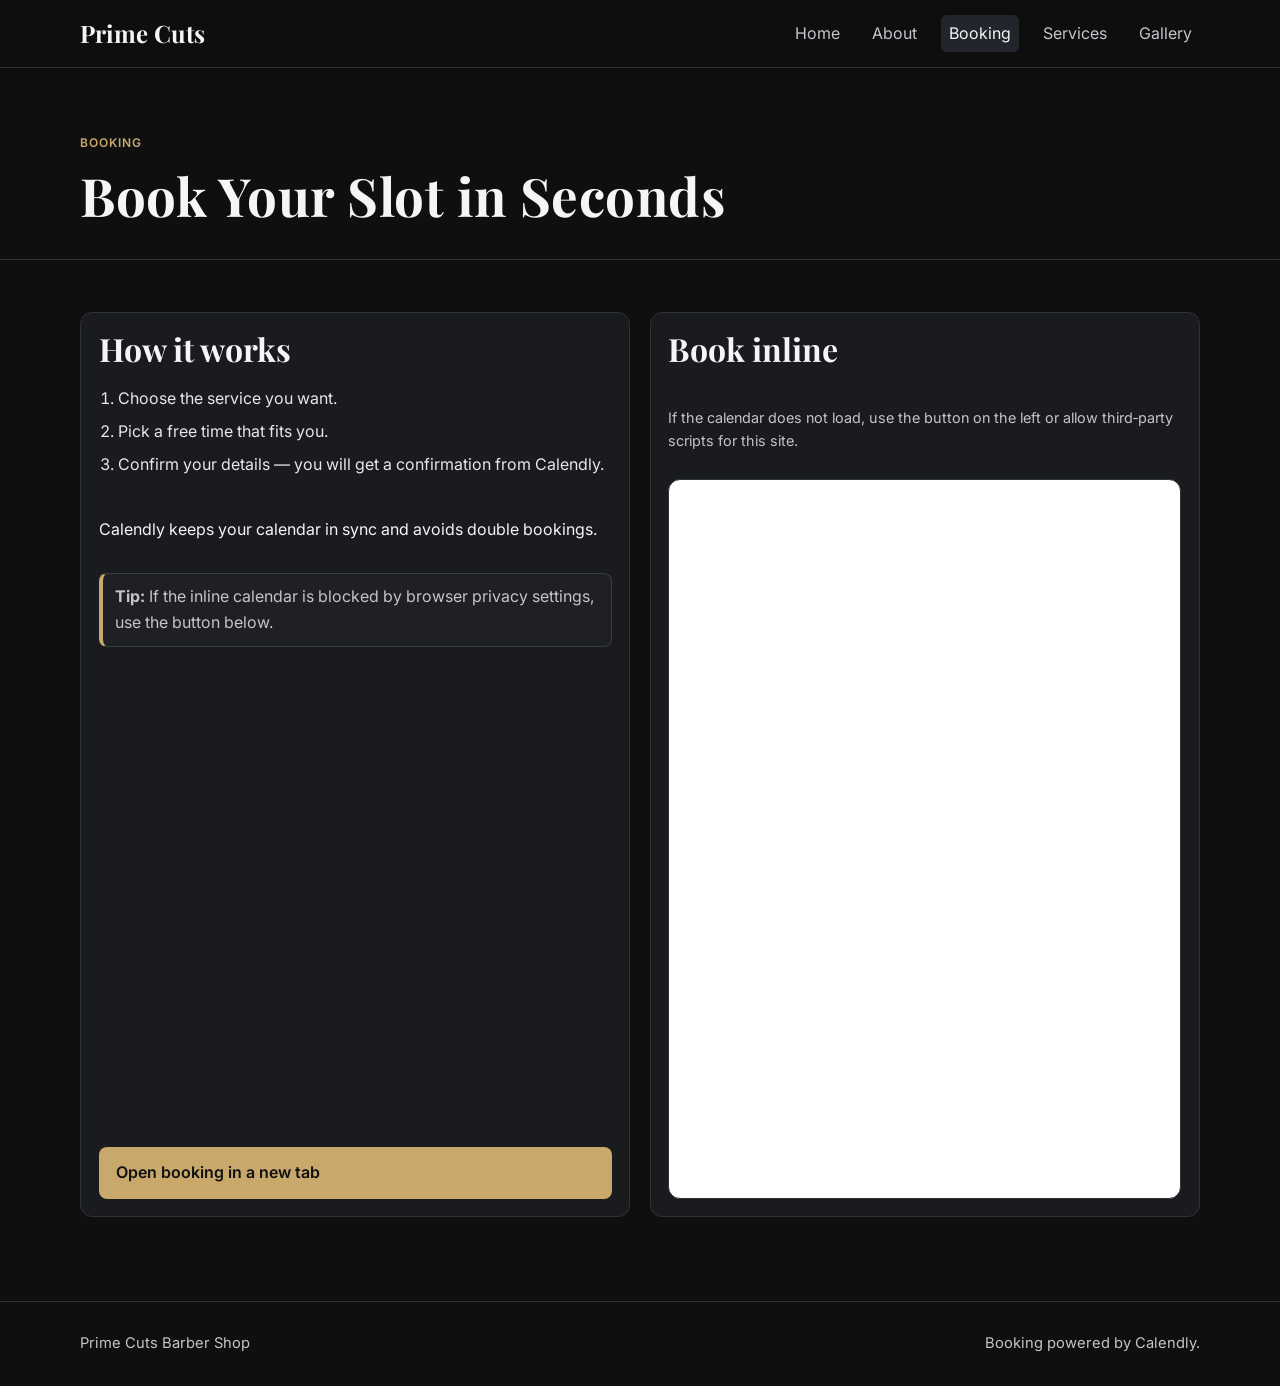
<file: booking.html>
<!DOCTYPE html>
<html lang="en">
<head>
  <meta charset="UTF-8" />
  <meta name="viewport" content="width=device-width, initial-scale=1.0" />
  <title>Booking | Prime Cuts</title>
  <link rel="preconnect" href="https://fonts.googleapis.com" />
  <link rel="preconnect" href="https://fonts.gstatic.com" crossorigin />
  <link href="https://fonts.googleapis.com/css2?family=Playfair+Display:wght@600;700&family=Inter:wght@400;500;600;700&display=swap" rel="stylesheet" />
  <link rel="stylesheet" href="styles.css" />
  <link rel="icon" type="image/svg+xml" href="favicon.svg" />
  <link rel="shortcut icon" href="favicon.svg" />
</head>
<body>
  <header class="site-header">
    <div class="container header-wrap">
      <a class="brand" href="index.html">Prime Cuts</a>
      <button class="menu-toggle" aria-label="Toggle navigation">Menu</button>
      <nav class="site-nav">
        <a href="index.html">Home</a>
        <a href="about.html">About</a>
        <a class="active" href="booking.html">Booking</a>
        <a href="services.html">Services</a>
        <a href="gallery.html">Gallery</a>
      </nav>
    </div>
  </header>

  <main>
    <section class="page-header">
      <div class="container">
        <p class="eyebrow">Booking</p>
        <h1>Book Your Slot in Seconds</h1>
      </div>
    </section>

    <section class="section">
      <div class="container grid two booking-grid">
        <div class="card booking-left">
          <h2>How it works</h2>
          <ol class="booking-steps">
            <li>Choose the service you want.</li>
            <li>Pick a free time that fits you.</li>
            <li>Confirm your details — you will get a confirmation from Calendly.</li>
          </ol>
          <p>Calendly keeps your calendar in sync and avoids double bookings.</p>
          <div class="booking-note">
            <strong>Tip:</strong> If the inline calendar is blocked by browser privacy settings, use the button below.
          </div>
          <a id="calendly-external-btn" class="btn btn-primary" href="https://calendly.com" target="_blank" rel="noreferrer">Open booking in a new tab</a>
          <p id="calendly-setup-hint" class="small calendly-setup-hint" hidden></p>
        </div>
        <div class="card booking-right">
          <h2>Book inline</h2>
          <p class="small">If the calendar does not load, use the button on the left or allow third‑party scripts for this site.</p>
          <div id="calendly-inline-container" class="calendly-inline-container" aria-label="Booking calendar"></div>
          <div id="calendly-missing-msg" class="card calendly-missing-msg" hidden>
            <p><strong>Set your Calendly link once.</strong> Open <code>booking-config.js</code> and paste the link from Calendly (Event type → Share → Copy link).</p>
            <p class="small">That link is not the same as your GitHub username. It always looks like <code>https://calendly.com/…</code> from inside your Calendly account.</p>
          </div>
        </div>
      </div>
    </section>
  </main>

  <footer class="site-footer">
    <div class="container footer-wrap"><p>Prime Cuts Barber Shop</p><p>Booking powered by Calendly.</p></div>
  </footer>

  <script src="booking-config.js"></script>
  <script>
    (function () {
      var raw = typeof window.PRIME_CUTS_CALENDLY === 'string' ? window.PRIME_CUTS_CALENDLY.trim() : '';
      var btn = document.getElementById('calendly-external-btn');
      var container = document.getElementById('calendly-inline-container');
      var missing = document.getElementById('calendly-missing-msg');
      var hint = document.getElementById('calendly-setup-hint');

      var isValidEventUrl = /^https:\/\/calendly\.com\/[^\/\s]+\/[^\/\s]+/i.test(raw);

      if (!raw || !isValidEventUrl) {
        if (missing) missing.hidden = false;
        if (container) container.style.display = 'none';
        if (hint) {
          hint.hidden = false;
          hint.textContent = 'Paste a full event link (example: https://calendly.com/username/30min) in booking-config.js, then reload.';
        }
        if (btn) {
          btn.href = raw && /^https:\/\/calendly\.com/i.test(raw) ? raw : 'https://calendly.com';
        }
        return;
      }

      if (btn) btn.href = raw;
      if (missing) missing.hidden = true;

      var script = document.createElement('script');
      script.src = 'https://assets.calendly.com/assets/external/widget.js';
      script.async = true;
      script.onload = function () {
        if (typeof Calendly !== 'undefined' && Calendly.initInlineWidget) {
          Calendly.initInlineWidget({ url: raw, parentElement: container });
        }
      };
      document.body.appendChild(script);
    })();
  </script>
  <script src="script.js"></script>
</body>
</html>
</file>
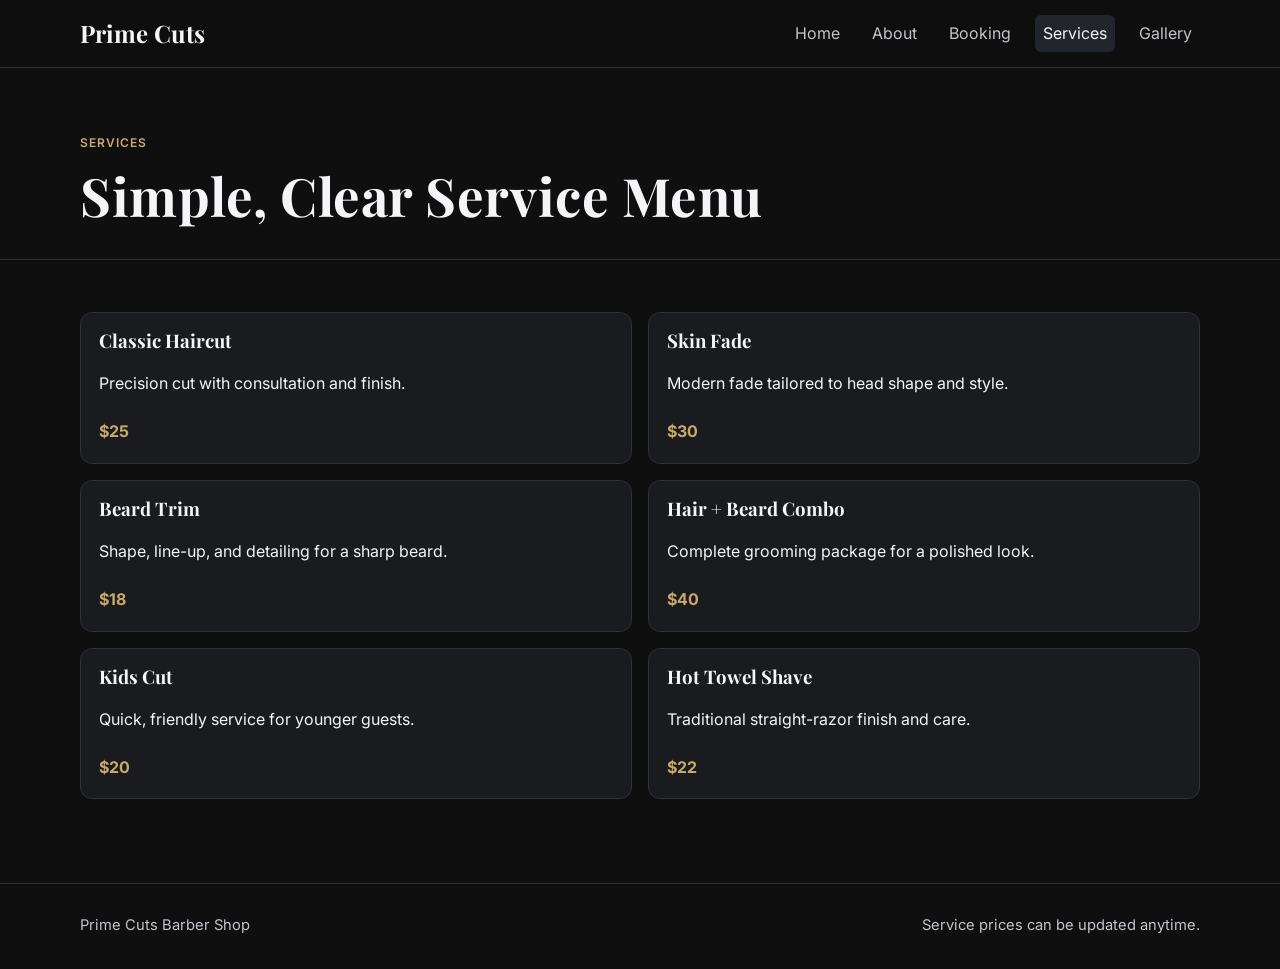
<file: services.html>
<!DOCTYPE html>
<html lang="en">
<head>
  <meta charset="UTF-8" />
  <meta name="viewport" content="width=device-width, initial-scale=1.0" />
  <title>Services | Prime Cuts</title>
  <link rel="preconnect" href="https://fonts.googleapis.com" />
  <link rel="preconnect" href="https://fonts.gstatic.com" crossorigin />
  <link href="https://fonts.googleapis.com/css2?family=Playfair+Display:wght@600;700&family=Inter:wght@400;500;600;700&display=swap" rel="stylesheet" />
  <link rel="stylesheet" href="styles.css" />
  <link rel="icon" type="image/svg+xml" href="favicon.svg" />
  <link rel="shortcut icon" href="favicon.svg" />
</head>
<body>
  <header class="site-header">
    <div class="container header-wrap">
      <a class="brand" href="index.html">Prime Cuts</a>
      <button class="menu-toggle" aria-label="Toggle navigation">Menu</button>
      <nav class="site-nav">
        <a href="index.html">Home</a>
        <a href="about.html">About</a>
        <a href="booking.html">Booking</a>
        <a class="active" href="services.html">Services</a>
        <a href="gallery.html">Gallery</a>
      </nav>
    </div>
  </header>

  <main>
    <section class="page-header">
      <div class="container">
        <p class="eyebrow">Services</p>
        <h1>Simple, Clear Service Menu</h1>
      </div>
    </section>

    <section class="section">
      <div class="container cards two">
        <article class="service-card"><h3>Classic Haircut</h3><p>Precision cut with consultation and finish.</p><span>$25</span></article>
        <article class="service-card"><h3>Skin Fade</h3><p>Modern fade tailored to head shape and style.</p><span>$30</span></article>
        <article class="service-card"><h3>Beard Trim</h3><p>Shape, line-up, and detailing for a sharp beard.</p><span>$18</span></article>
        <article class="service-card"><h3>Hair + Beard Combo</h3><p>Complete grooming package for a polished look.</p><span>$40</span></article>
        <article class="service-card"><h3>Kids Cut</h3><p>Quick, friendly service for younger guests.</p><span>$20</span></article>
        <article class="service-card"><h3>Hot Towel Shave</h3><p>Traditional straight-razor finish and care.</p><span>$22</span></article>
      </div>
    </section>
  </main>

  <footer class="site-footer">
    <div class="container footer-wrap"><p>Prime Cuts Barber Shop</p><p>Service prices can be updated anytime.</p></div>
  </footer>

  <script src="script.js"></script>
</body>
</html>
</file>
<file: styles.css>
:root {
  --bg: #0f0f10;
  --panel: #1a1b1f;
  --text: #f5f5f7;
  --muted: #c4c4cb;
  --accent: #c8a96b;
  --accent-dark: #a8874c;
  --line: #2f3138;
  --surface: #17181c;
}

* { box-sizing: border-box; }
body {
  margin: 0;
  font-family: Inter, Arial, sans-serif;
  color: var(--text);
  background: var(--bg);
  line-height: 1.6;
}
img { max-width: 100%; display: block; }
a { color: inherit; text-decoration: none; }

.container { width: min(1120px, 92%); margin: 0 auto; }
.site-header { position: sticky; top: 0; z-index: 10; background: rgba(15,15,16,0.95); border-bottom: 1px solid var(--line); backdrop-filter: blur(8px); }
.header-wrap { display: flex; align-items: center; justify-content: space-between; padding: 0.9rem 0; }
.brand { font-family: "Playfair Display", serif; font-size: 1.5rem; font-weight: 700; }
.site-nav { display: flex; gap: 1rem; }
.site-nav a { padding: 0.35rem 0.5rem; border-radius: 6px; color: var(--muted); }
.site-nav a.active, .site-nav a:hover { color: var(--text); background: #23252c; }
.menu-toggle { display: none; background: none; color: var(--text); border: 1px solid var(--line); padding: 0.4rem 0.6rem; border-radius: 8px; }

.hero { padding: 4.6rem 0 3rem; }
.hero-grid { display: grid; grid-template-columns: 1.1fr 1fr; gap: 2.4rem; align-items: center; }
.hero-image { border-radius: 18px; min-height: 420px; object-fit: cover; box-shadow: 0 20px 40px rgba(0,0,0,0.35); }
.eyebrow { color: var(--accent); font-weight: 600; text-transform: uppercase; letter-spacing: 0.08em; font-size: 0.75rem; }
h1, h2, h3 { font-family: "Playfair Display", serif; line-height: 1.2; margin-top: 0; }
h1 { font-size: clamp(2.2rem, 4.2vw, 3.3rem); margin-bottom: 0.8rem; letter-spacing: 0.01em; }
h2 { font-size: clamp(1.5rem, 2.5vw, 2rem); margin-bottom: 0.7rem; }
.lead { color: var(--muted); margin-bottom: 1.4rem; font-size: 1.05rem; max-width: 54ch; }

.hero-meta {
  display: flex;
  gap: 1rem;
  margin-bottom: 1.2rem;
  flex-wrap: wrap;
}

.meta-pill {
  background: var(--surface);
  border: 1px solid var(--line);
  color: var(--muted);
  border-radius: 999px;
  padding: 0.35rem 0.75rem;
  font-size: 0.86rem;
}

.btn { display: inline-block; padding: 0.75rem 1rem; border-radius: 8px; font-weight: 600; border: 1px solid transparent; }
.btn-primary { background: var(--accent); color: #111; }
.btn-primary:hover { background: var(--accent-dark); }
.btn-outline { border-color: var(--line); color: var(--text); }
.btn-outline:hover { border-color: var(--accent); }
.hero-actions { display: flex; gap: 0.7rem; flex-wrap: wrap; }

.section { padding: 3.2rem 0; }
.section.alt { background: #141519; }
.page-header { padding: 3.3rem 0 1.2rem; border-bottom: 1px solid var(--line); }
.grid.two { display: grid; grid-template-columns: repeat(2, minmax(0, 1fr)); gap: 1.2rem; }
.cards { display: grid; gap: 1rem; }
.cards.three { grid-template-columns: repeat(3, minmax(0, 1fr)); }
.cards.two { grid-template-columns: repeat(2, minmax(0, 1fr)); }
.card, .service-card, .info-box { background: var(--panel); border: 1px solid var(--line); border-radius: 12px; padding: 1.1rem; }
.card, .service-card { transition: transform 0.2s ease, border-color 0.2s ease; }
.card:hover, .service-card:hover { transform: translateY(-2px); border-color: #3c404a; }
.service-card span { display: inline-block; margin-top: 0.4rem; color: var(--accent); font-weight: 700; }
.list-clean { padding-left: 1rem; color: var(--muted); }
.rounded { border-radius: 12px; }

.gallery-grid { display: grid; grid-template-columns: repeat(3, minmax(0, 1fr)); gap: 0.8rem; }
.gallery-grid img { height: 240px; width: 100%; object-fit: cover; border-radius: 10px; border: 1px solid var(--line); box-shadow: 0 10px 24px rgba(0,0,0,0.25); }
.gallery-grid img:nth-child(2),
.gallery-grid img:nth-child(5) { height: 300px; }
.gallery-grid img:nth-child(3),
.gallery-grid img:nth-child(6) { height: 210px; }
.small { color: var(--muted); font-size: 0.9rem; }

/* Booking layout: equal-height columns, Calendly fills the card */
.booking-grid { align-items: stretch; }
.booking-left {
  display: flex;
  flex-direction: column;
}
.booking-left .btn { margin-top: auto; }
.booking-right {
  display: flex;
  flex-direction: column;
  gap: 0.75rem;
}

.calendly-inline-container {
  flex: 1;
  min-width: 320px;
  min-height: 720px;
  border-radius: 12px;
  overflow: hidden;
  border: 1px solid var(--line);
  background: #fff;
  display: flex;
  flex-direction: column;
}

/* Calendly injects this wrapper — force iframe tall enough for full picker (fixes black gap below header) */
.calendly-inline-container .calendly-inline-widget,
.calendly-inline-container iframe {
  flex: 1;
  width: 100% !important;
}
.calendly-inline-container iframe {
  min-height: 720px !important;
  height: 720px !important;
}
.calendly-setup-hint { margin-top: 0.75rem; }
.calendly-missing-msg { margin-top: 1rem; background: var(--panel); border: 1px dashed var(--accent); }
.calendly-missing-msg code { color: var(--accent); font-size: 0.85em; }
.booking-left, .booking-right { min-height: 100%; }
.booking-steps { margin: 0.4rem 0 1rem 1.2rem; padding: 0; }
.booking-steps li { margin-bottom: 0.45rem; color: #e7e7ea; }
.booking-note {
  margin: 0.9rem 0 1rem;
  background: #1f2026;
  border: 1px solid #3a3c44;
  border-left: 4px solid var(--accent);
  color: var(--muted);
  padding: 0.65rem 0.75rem;
  border-radius: 8px;
}

.site-footer { border-top: 1px solid var(--line); margin-top: 2rem; }
.footer-wrap { display: flex; justify-content: space-between; gap: 1rem; padding: 1rem 0; color: var(--muted); font-size: 0.92rem; }

@media (max-width: 900px) {
  .hero-grid, .grid.two, .cards.two, .cards.three, .gallery-grid { grid-template-columns: 1fr; }
  .menu-toggle { display: inline-block; }
  .site-nav { display: none; position: absolute; right: 4%; top: 64px; flex-direction: column; background: #191a1e; border: 1px solid var(--line); padding: 0.6rem; border-radius: 10px; }
  .site-nav.open { display: flex; }
  .footer-wrap { flex-direction: column; }
  .calendly-inline-container { min-height: 600px; }
  .calendly-inline-container iframe {
    min-height: 600px !important;
    height: 600px !important;
  }
}
</file>
